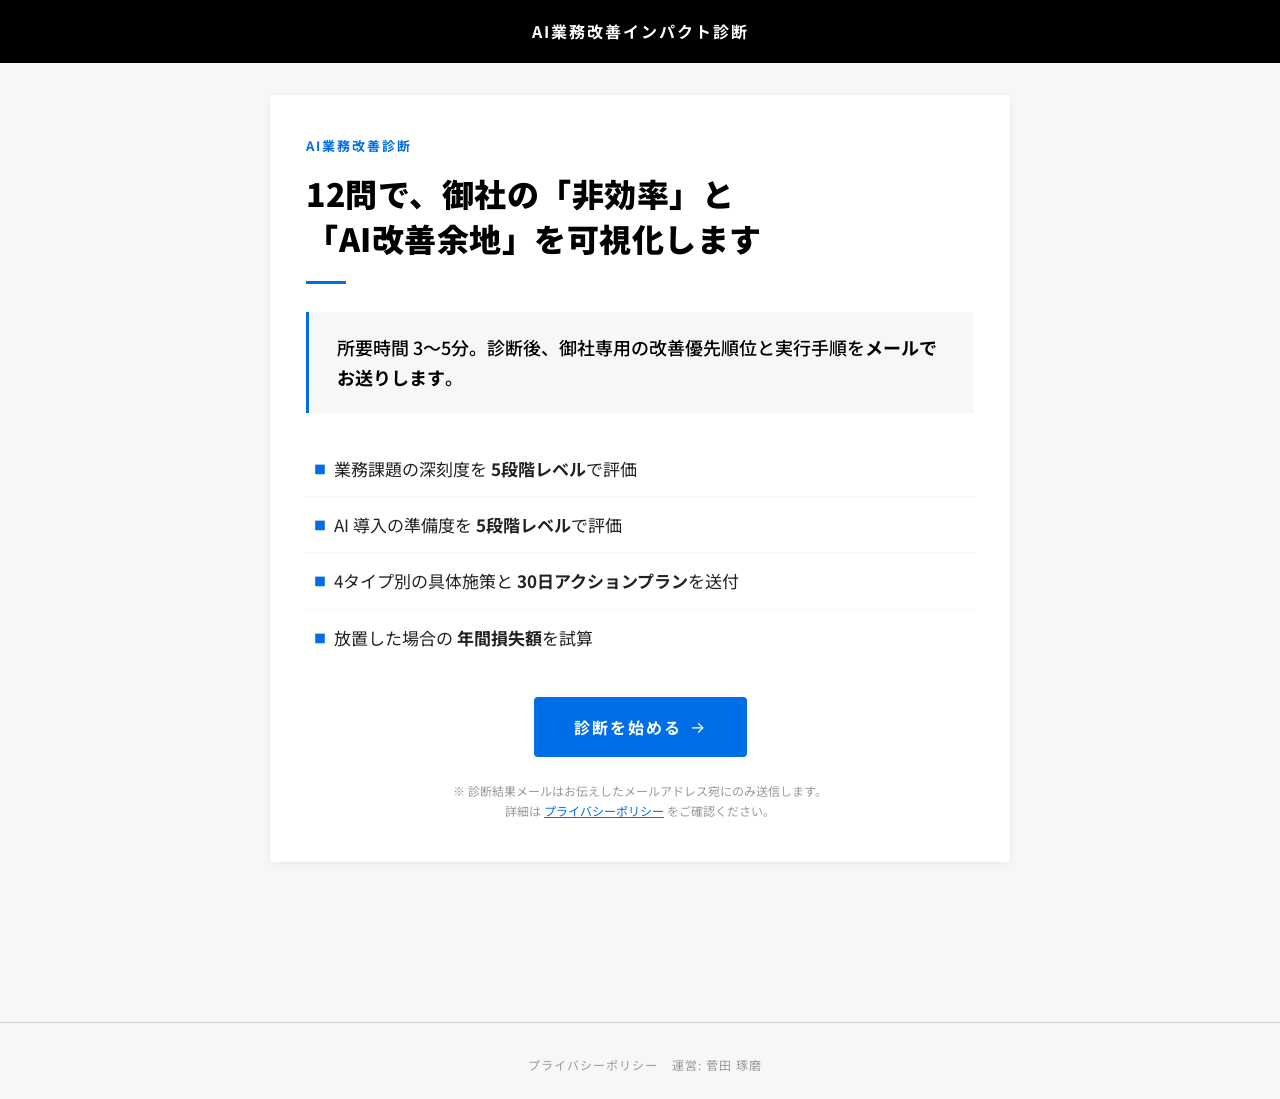
<file: index.html>
<!DOCTYPE html>
<html lang="ja">
<head>
<meta charset="UTF-8">
<meta name="viewport" content="width=device-width, initial-scale=1.0">
<meta name="description" content="12問で、あなたの会社の「非効率」と「AI改善余地」を可視化します。">
<title>AI業務改善インパクト診断</title>
<link href="https://fonts.googleapis.com/css2?family=Inter:wght@300;400;600;700;900&family=Noto+Sans+JP:wght@300;400;500;700;900&display=swap" rel="stylesheet">
<link rel="stylesheet" href="./css/style.css?v=20260522j">
<!-- Cloudflare Turnstile -->
<script src="https://challenges.cloudflare.com/turnstile/v0/api.js" defer></script>
</head>
<body>

<header class="app-header">
  <h1>AI業務改善インパクト診断</h1>
</header>

<main class="container">

  <div id="error-message" class="error-message"></div>

  <!-- ===== 開始画面 ===== -->
  <section id="screen-start" class="screen active">
    <div class="card">
      <div class="section-tag anim">AI業務改善診断</div>
      <h2 class="anim">12問で、御社の「非効率」と<br>「AI改善余地」を可視化します</h2>
      <div class="accent-line anim"></div>

      <div class="core-message anim">
        所要時間 3〜5分。診断後、御社専用の改善優先順位と実行手順を<strong>メールでお送りします</strong>。
      </div>

      <ul class="feature-list">
        <li class="anim">業務課題の深刻度を <strong>5段階レベル</strong>で評価</li>
        <li class="anim">AI 導入の準備度を <strong>5段階レベル</strong>で評価</li>
        <li class="anim">4タイプ別の具体施策と <strong>30日アクションプラン</strong>を送付</li>
        <li class="anim">放置した場合の <strong>年間損失額</strong>を試算</li>
      </ul>

      <div class="anim" style="text-align:center; margin-top:32px;">
        <button id="btn-start" class="btn btn-large">
          診断を始める <span class="arrow">→</span>
        </button>
      </div>

      <p class="subcopy anim" style="margin-top:24px; font-size:12px; text-align:center; line-height:1.7;">
        ※ 診断結果メールはお伝えしたメールアドレス宛にのみ送信します。<br>
        詳細は <a href="./privacy.html" target="_blank" style="color:var(--blue); text-decoration:underline;">プライバシーポリシー</a> をご確認ください。
      </p>
    </div>
  </section>

  <!-- ===== 質問画面 ===== -->
  <section id="screen-question" class="screen">
    <div class="card">
      <div class="progress-bar">
        <div id="progress-fill" class="progress-fill" style="width:0%"></div>
      </div>
      <p id="progress-text" class="progress-text">Q1 / 12</p>

      <span id="question-no" class="question-no">Q1</span>
      <h2 id="question-text" class="question-text"></h2>
      <p id="question-hint" class="question-hint" style="display:none;"></p>

      <div id="question-options" class="options"></div>

      <div class="btn-row">
        <button id="btn-prev" class="btn btn-secondary">← 前に戻る</button>
        <button id="btn-next" class="btn" style="display:none;">次へ <span class="arrow">→</span></button>
      </div>
    </div>
  </section>

  <!-- ===== 即時結果プレビュー画面 ===== -->
  <section id="screen-preview" class="screen">
    <div class="card">
      <div class="section-tag anim">診断結果</div>
      <span class="diag-type-badge anim">診断タイプ</span>
      <h2 id="preview-diag-type" class="anim"></h2>
      <div class="accent-line anim"></div>

      <!-- 診断タイプの解説 -->
      <p class="diag-type-description anim" id="preview-diag-description"></p>
      <div class="diag-key-message anim">
        <span class="diag-key-message-label">この状態のあなたへ</span>
        <span id="preview-diag-key-message"></span>
      </div>

      <div class="score-grid">
        <div class="score-cell anim">
          <div class="score-cell-label">課題レベル</div>
          <div class="level-scale" id="preview-problem-scale">
            <span class="level-scale-item">1</span>
            <span class="level-scale-item">2</span>
            <span class="level-scale-item">3</span>
            <span class="level-scale-item">4</span>
            <span class="level-scale-item">5</span>
          </div>
          <p class="score-cell-desc" id="preview-problem-desc"></p>
        </div>
        <div class="score-cell anim">
          <div class="score-cell-label">AI準備度レベル</div>
          <div class="level-scale" id="preview-readiness-scale">
            <span class="level-scale-item">1</span>
            <span class="level-scale-item">2</span>
            <span class="level-scale-item">3</span>
            <span class="level-scale-item">4</span>
            <span class="level-scale-item">5</span>
          </div>
          <p class="score-cell-desc" id="preview-readiness-desc"></p>
        </div>
      </div>

      <div class="score-cell anim" style="text-align:center; border-top-color:var(--orange);">
        <div class="score-cell-label" style="color:var(--orange);">AI改善余地レベル</div>
        <div class="level-scale" id="preview-total-scale">
          <span class="level-scale-item">1</span>
          <span class="level-scale-item">2</span>
          <span class="level-scale-item">3</span>
          <span class="level-scale-item">4</span>
          <span class="level-scale-item">5</span>
        </div>
        <p class="score-cell-desc" id="preview-total-desc" style="text-align:left;"></p>
      </div>

      <div class="impact-box anim">
        <div class="impact-label">推定削減時間（月間）</div>
        <div class="impact-value" id="preview-hours-range">―</div>
        <div class="impact-note">※ 詳細な金額試算・優先施策・30日アクションプランは、続けてメールでお送りします。</div>
      </div>

      <div class="anim" style="text-align:center;">
        <button id="btn-to-form" class="btn btn-large" style="width:100%;">
          詳細レポートを受け取る <span class="arrow">→</span>
        </button>
      </div>
    </div>
  </section>

  <!-- ===== メアド入力フォーム ===== -->
  <section id="screen-form" class="screen">
    <div class="card">
      <div class="section-tag anim">最終ステップ</div>
      <h2 class="anim" style="font-size:26px; margin-bottom:0;">あと30秒で完了です</h2>
      <div class="accent-line anim"></div>

      <div class="core-message anim">
        あなた専用の<strong>改善優先順位と実行手順</strong>をメールでお送りします。
      </div>

      <form id="email-form">
        <div class="form-group">
          <label for="input-email" class="form-label">
            メールアドレス<span class="required">必須</span>
          </label>
          <input id="input-email" type="email" class="form-input" required
                 placeholder="example@company.com">
        </div>

        <div class="form-group">
          <label for="input-company-type" class="form-label">
            組織区分<span class="optional">任意</span>
          </label>
          <select id="input-company-type" class="form-select">
            <option value="法人">法人</option>
            <option value="個人事業主・副業">個人事業主・副業</option>
            <option value="">選択しない</option>
          </select>
        </div>

        <div class="form-group">
          <label for="input-company" class="form-label">
            会社名<span class="optional">任意</span>
          </label>
          <input id="input-company" type="text" class="form-input"
                 placeholder="例: 株式会社サンプル">
        </div>

        <div class="form-group">
          <label for="input-name" class="form-label">
            お名前<span class="optional">任意</span>
          </label>
          <input id="input-name" type="text" class="form-input"
                 placeholder="例: 山田 太郎">
        </div>

        <!-- Cloudflare Turnstile -->
        <div id="turnstile-widget" class="cf-turnstile"
             data-sitekey="0x4AAAAAADT-ufzD9zWCIgZm"
             data-size="invisible"></div>

        <div class="form-consent">
          <input id="input-consent" type="checkbox" required>
          <label for="input-consent">
            <a href="./privacy.html" target="_blank">プライバシーポリシー</a>に同意します<span class="required">必須</span>
          </label>
        </div>

        <button id="btn-submit" type="submit" class="btn btn-large" style="width:100%;">
          詳細レポートを受け取る <span class="arrow">→</span>
        </button>
      </form>
    </div>
  </section>

  <!-- ===== サンクス画面 ===== -->
  <section id="screen-thanks" class="screen">
    <div class="card">
      <div class="thanks-icon anim">✓</div>
      <h2 class="anim">送信完了しました</h2>
      <p class="thanks-note anim">
        詳細レポートをメールでお送りしました。<br>
        3〜5分以内に届かない場合は迷惑メールフォルダをご確認ください。
      </p>

      <div class="thanks-summary anim">
        <div class="thanks-summary-label">診断タイプ</div>
        <div class="thanks-summary-value" id="thanks-diag-type">―</div>
        <div class="thanks-summary-label" style="margin-top:16px;">AI改善余地レベル</div>
        <div class="thanks-summary-value" id="thanks-total-level">―</div>
      </div>

      <p class="subcopy anim" style="font-size:13px; text-align:center; color:var(--text-light); line-height:1.7;">
        メールに記載のCTAリンクから<br><strong style="color:var(--blue);">無料相談</strong>をお申し込みいただけます。
      </p>
    </div>
  </section>

</main>

<footer class="app-footer">
  <a href="./privacy.html">プライバシーポリシー</a>
  <span>運営: 菅田 琢磨</span>
</footer>

<!-- スクリプト読み込み（依存順序を厳守） -->
<script src="./js/config.js?v=20260522j"></script>
<script src="./js/questions.js?v=20260522j"></script>
<script src="./js/score.js?v=20260522j"></script>
<script src="./js/analytics.js?v=20260522j"></script>
<script src="./js/main.js?v=20260522j"></script>

</body>
</html>
</file>
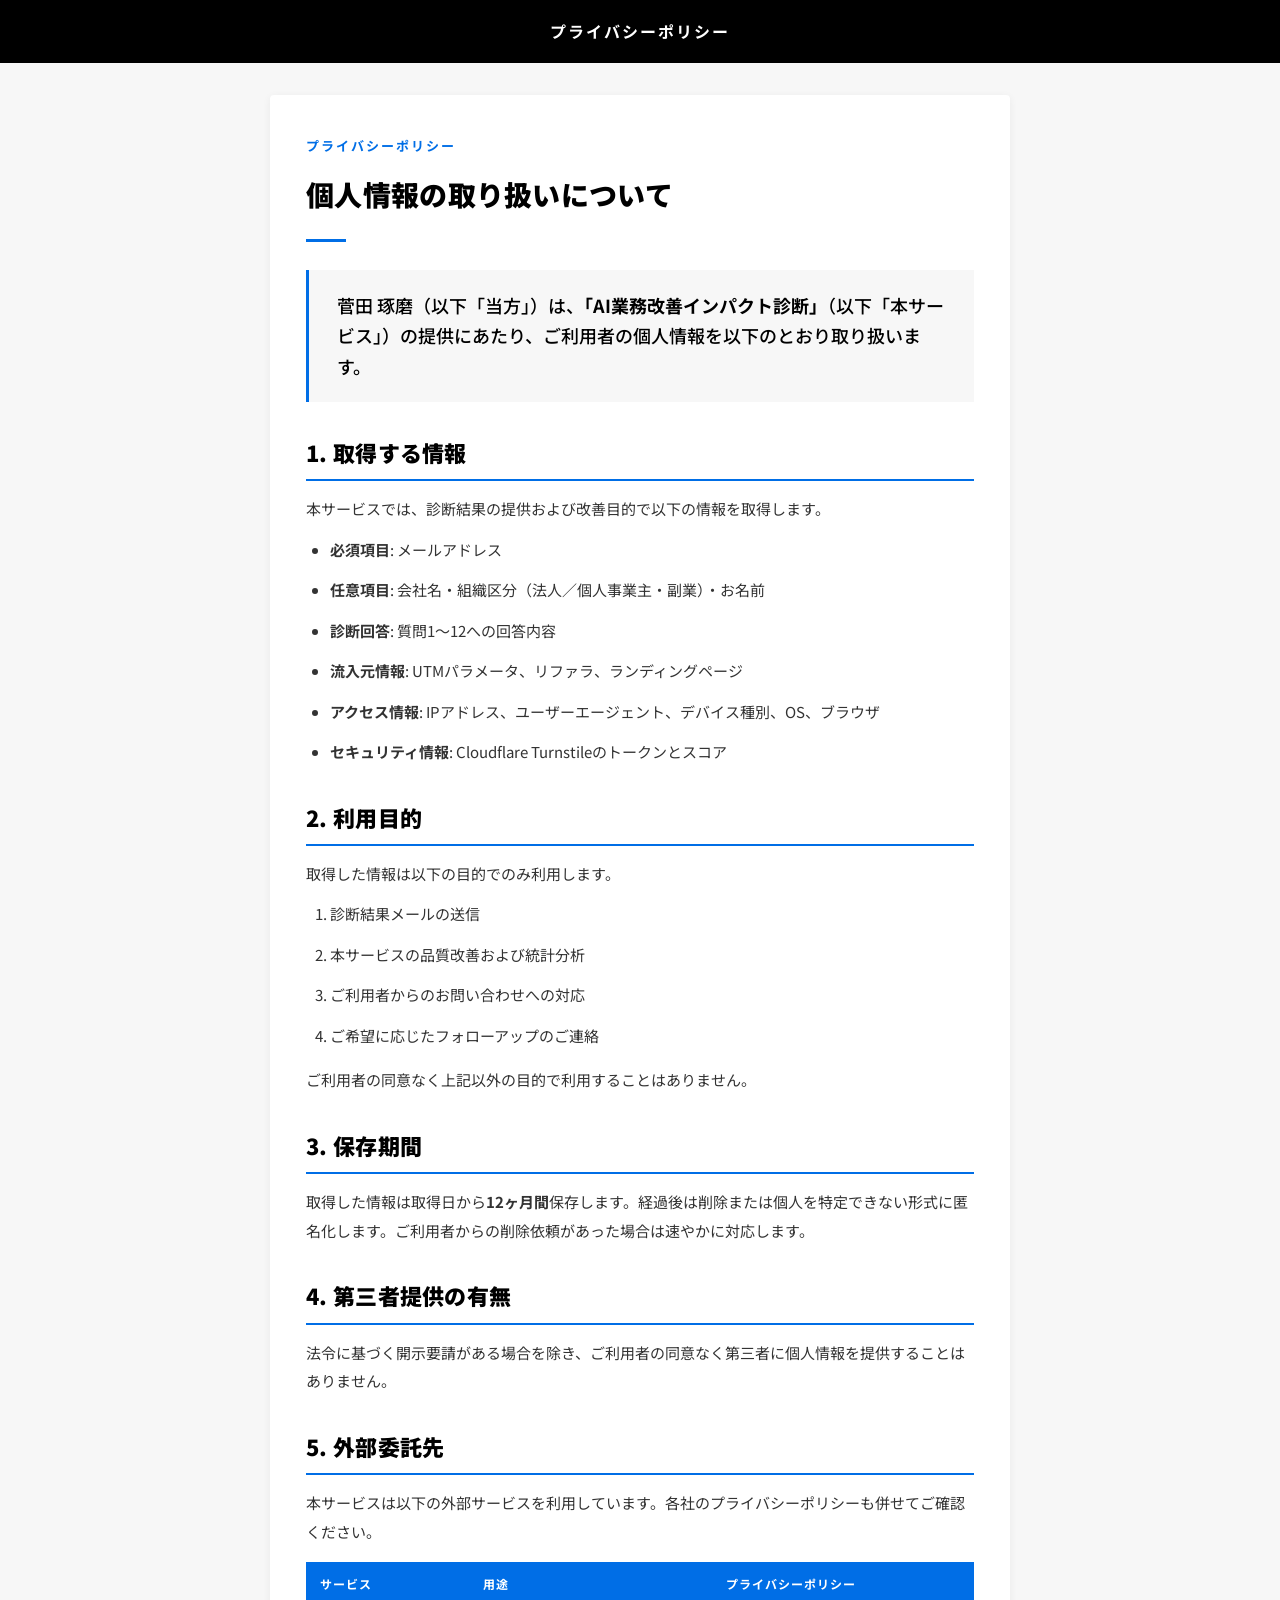
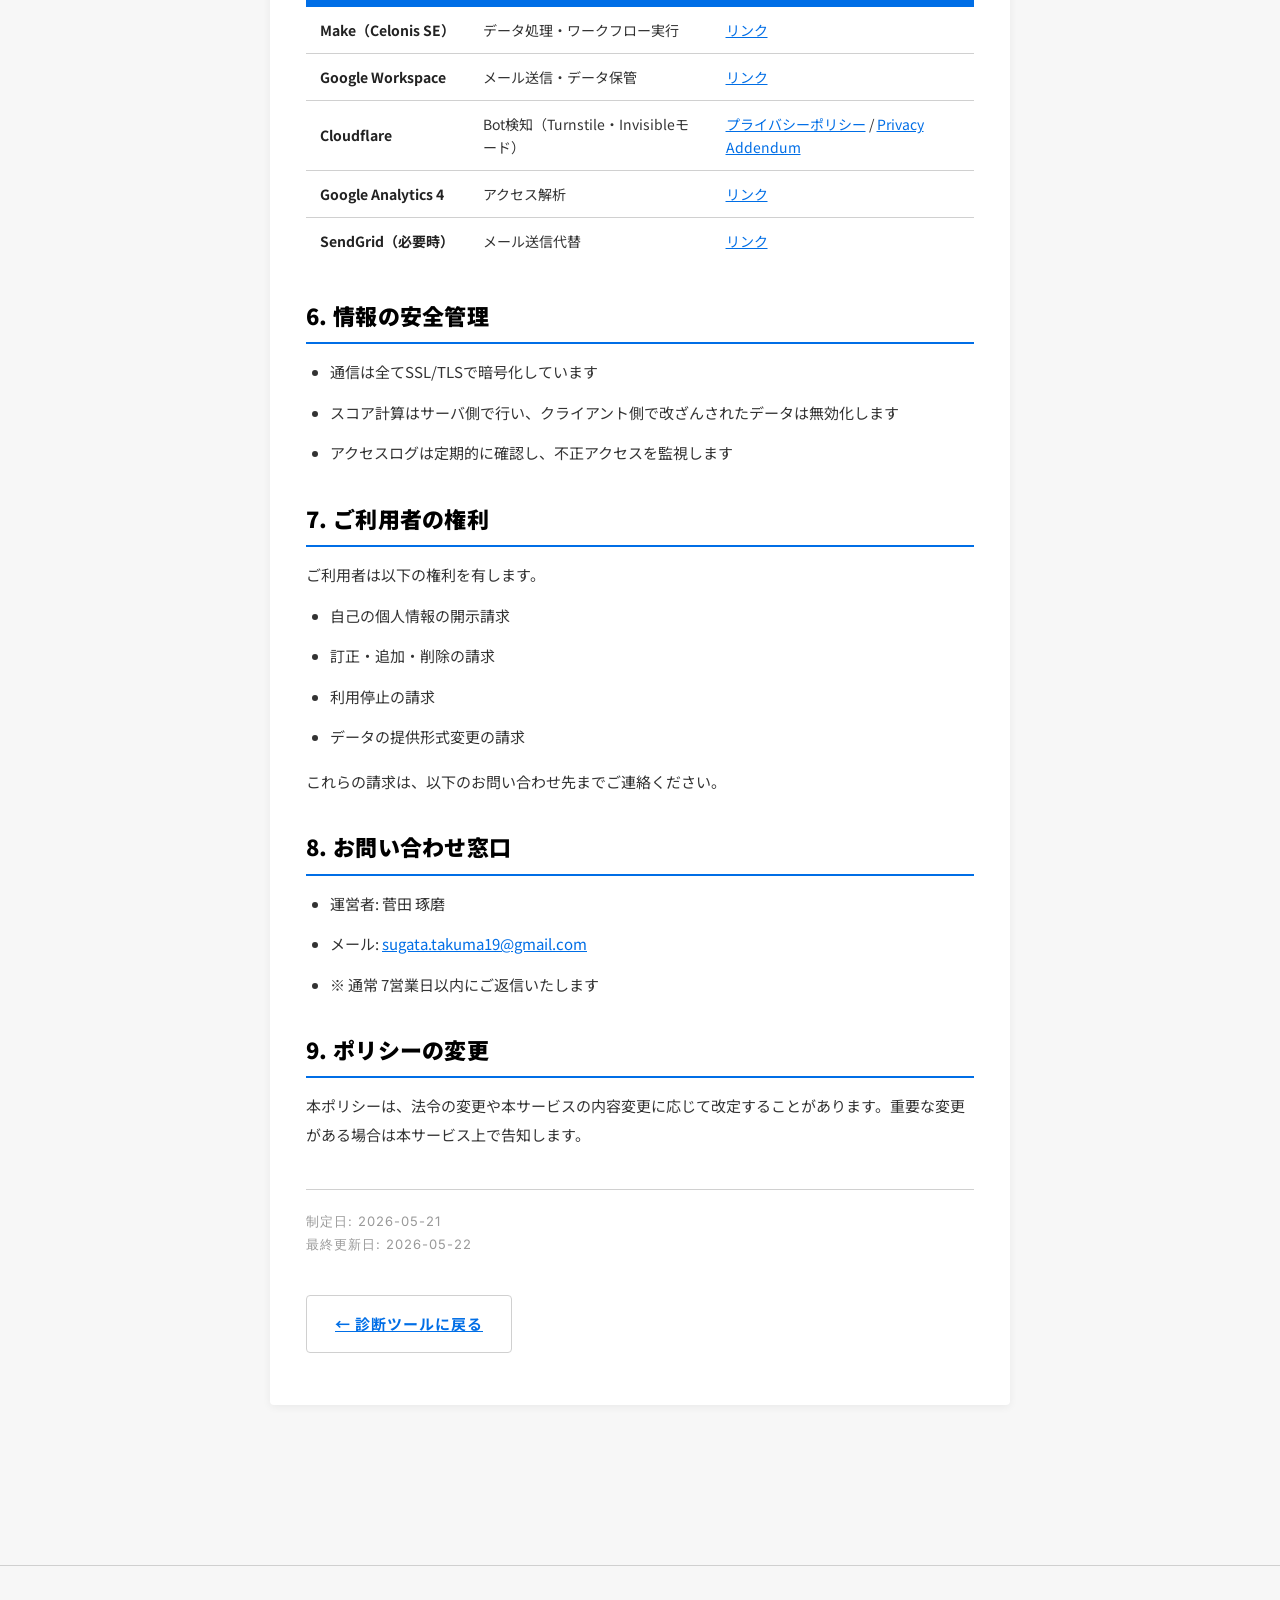
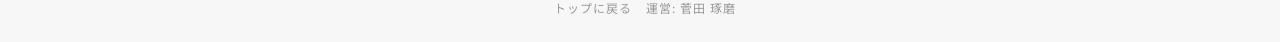
<file: privacy.html>
<!DOCTYPE html>
<html lang="ja">
<head>
<meta charset="UTF-8">
<meta name="viewport" content="width=device-width, initial-scale=1.0">
<title>プライバシーポリシー｜AI業務改善インパクト診断</title>
<link href="https://fonts.googleapis.com/css2?family=Inter:wght@300;400;600;700;900&family=Noto+Sans+JP:wght@300;400;500;700;900&display=swap" rel="stylesheet">
<link rel="stylesheet" href="./css/style.css?v=20260522j">
<style>
  .policy-meta {
    color: var(--text-light);
    font-size: 13px;
    margin-top: 40px;
    padding-top: 20px;
    border-top: 1px solid var(--border);
    font-family: 'Inter', sans-serif;
    letter-spacing: 1px;
  }
</style>
</head>
<body>

<header class="app-header">
  <h1>プライバシーポリシー</h1>
</header>

<main class="container">
  <div class="card policy-body">
    <div class="section-tag anim">プライバシーポリシー</div>
    <h2 class="anim" style="font-size:28px; font-weight:900; border:none; padding:0; margin-bottom:0;">個人情報の取り扱いについて</h2>
    <div class="accent-line anim"></div>

    <div class="core-message anim">
      菅田 琢磨（以下「当方」）は、<strong>「AI業務改善インパクト診断」</strong>（以下「本サービス」）の提供にあたり、ご利用者の個人情報を以下のとおり取り扱います。
    </div>

    <h2>1. 取得する情報</h2>
    <p>本サービスでは、診断結果の提供および改善目的で以下の情報を取得します。</p>
    <ul>
      <li><strong>必須項目</strong>: メールアドレス</li>
      <li><strong>任意項目</strong>: 会社名・組織区分（法人／個人事業主・副業）・お名前</li>
      <li><strong>診断回答</strong>: 質問1〜12への回答内容</li>
      <li><strong>流入元情報</strong>: UTMパラメータ、リファラ、ランディングページ</li>
      <li><strong>アクセス情報</strong>: IPアドレス、ユーザーエージェント、デバイス種別、OS、ブラウザ</li>
      <li><strong>セキュリティ情報</strong>: Cloudflare Turnstileのトークンとスコア</li>
    </ul>

    <h2>2. 利用目的</h2>
    <p>取得した情報は以下の目的でのみ利用します。</p>
    <ol style="padding-left:24px; margin-bottom:16px;">
      <li>診断結果メールの送信</li>
      <li>本サービスの品質改善および統計分析</li>
      <li>ご利用者からのお問い合わせへの対応</li>
      <li>ご希望に応じたフォローアップのご連絡</li>
    </ol>
    <p>ご利用者の同意なく上記以外の目的で利用することはありません。</p>

    <h2>3. 保存期間</h2>
    <p>取得した情報は取得日から<strong>12ヶ月間</strong>保存します。経過後は削除または個人を特定できない形式に匿名化します。ご利用者からの削除依頼があった場合は速やかに対応します。</p>

    <h2>4. 第三者提供の有無</h2>
    <p>法令に基づく開示要請がある場合を除き、ご利用者の同意なく第三者に個人情報を提供することはありません。</p>

    <h2>5. 外部委託先</h2>
    <p>本サービスは以下の外部サービスを利用しています。各社のプライバシーポリシーも併せてご確認ください。</p>
    <table>
      <tr><th>サービス</th><th>用途</th><th>プライバシーポリシー</th></tr>
      <tr><td>Make（Celonis SE）</td><td>データ処理・ワークフロー実行</td><td><a href="https://www.make.com/en/privacy-notice" target="_blank">リンク</a></td></tr>
      <tr><td>Google Workspace</td><td>メール送信・データ保管</td><td><a href="https://policies.google.com/privacy" target="_blank">リンク</a></td></tr>
      <tr><td>Cloudflare</td><td>Bot検知（Turnstile・Invisibleモード）</td><td><a href="https://www.cloudflare.com/privacypolicy/" target="_blank">プライバシーポリシー</a> / <a href="https://www.cloudflare.com/application-services/terms/privacy-policy/" target="_blank">Privacy Addendum</a></td></tr>
      <tr><td>Google Analytics 4</td><td>アクセス解析</td><td><a href="https://policies.google.com/privacy" target="_blank">リンク</a></td></tr>
      <tr><td>SendGrid（必要時）</td><td>メール送信代替</td><td><a href="https://www.twilio.com/legal/privacy" target="_blank">リンク</a></td></tr>
    </table>

    <h2>6. 情報の安全管理</h2>
    <ul>
      <li>通信は全てSSL/TLSで暗号化しています</li>
      <li>スコア計算はサーバ側で行い、クライアント側で改ざんされたデータは無効化します</li>
      <li>アクセスログは定期的に確認し、不正アクセスを監視します</li>
    </ul>

    <h2>7. ご利用者の権利</h2>
    <p>ご利用者は以下の権利を有します。</p>
    <ul>
      <li>自己の個人情報の開示請求</li>
      <li>訂正・追加・削除の請求</li>
      <li>利用停止の請求</li>
      <li>データの提供形式変更の請求</li>
    </ul>
    <p>これらの請求は、以下のお問い合わせ先までご連絡ください。</p>

    <h2>8. お問い合わせ窓口</h2>
    <ul>
      <li>運営者: 菅田 琢磨</li>
      <li>メール: <a href="mailto:sugata.takuma19@gmail.com">sugata.takuma19@gmail.com</a></li>
      <li>※ 通常 7営業日以内にご返信いたします</li>
    </ul>

    <h2>9. ポリシーの変更</h2>
    <p>本ポリシーは、法令の変更や本サービスの内容変更に応じて改定することがあります。重要な変更がある場合は本サービス上で告知します。</p>

    <div class="policy-meta">
      制定日: 2026-05-21<br>
      最終更新日: 2026-05-22
    </div>

    <p style="margin-top:40px;">
      <a href="./index.html" class="btn btn-secondary">← 診断ツールに戻る</a>
    </p>
  </div>
</main>

<footer class="app-footer">
  <a href="./index.html">トップに戻る</a>
  <span>運営: 菅田 琢磨</span>
</footer>

</body>
</html>
</file>
<file: css/style.css>
/* AI業務改善診断ツール スタイル */
/* デザインシステム: AI研修第4回 (Noto Sans JP + Inter) 準拠 */

:root {
  --blue: #006EE6;
  --blue-dark: #0058C0;
  --blue-light: #E6F0FF;
  --orange: #E6731E;
  --orange-light: #FEF1E6;
  --black: #000000;
  --text: #222222;
  --text-sub: #333333;
  --text-light: #999999;
  --bg: #FFFFFF;
  --bg-gray: #F7F7F7;
  --border: #D0D0D0;
  --red: #D93025;
  --red-light: #FEF2F0;
  --green: #1A7F37;
  --green-light: #EEF9F1;

  --shadow: 0 2px 8px rgba(0,0,0,0.06);
  --shadow-hover: 0 12px 32px rgba(0,0,0,0.06);
}

* {
  margin: 0;
  padding: 0;
  box-sizing: border-box;
}

html, body {
  font-family: 'Noto Sans JP', 'Inter', -apple-system, BlinkMacSystemFont, 'Segoe UI', sans-serif;
  color: var(--text);
  background: var(--bg-gray);
  line-height: 1.7;
  font-size: 16px;
  font-weight: 400;
  -webkit-font-smoothing: antialiased;
  -moz-osx-font-smoothing: grayscale;
}

.container {
  max-width: 780px;
  margin: 0 auto;
  padding: 32px 20px 96px;
}

/* ========== ヘッダー (黒スラブ) ========== */
.app-header {
  background: var(--black);
  color: var(--bg);
  padding: 18px 24px;
  text-align: center;
  letter-spacing: 1px;
}
.app-header h1 {
  font-size: 16px;
  font-weight: 700;
  letter-spacing: 2px;
}

/* ========== 画面遷移 + anim ========== */
.screen { display: none; }
.screen.active { display: block; }

.screen.active .anim {
  animation: clipReveal 0.7s cubic-bezier(.36,.11,.35,1) forwards;
  opacity: 0;
  clip-path: inset(0 100% 0 0);
}
.screen.active .anim:nth-child(2) { animation-delay: 0.08s; }
.screen.active .anim:nth-child(3) { animation-delay: 0.16s; }
.screen.active .anim:nth-child(4) { animation-delay: 0.24s; }
.screen.active .anim:nth-child(5) { animation-delay: 0.32s; }
.screen.active .anim:nth-child(6) { animation-delay: 0.40s; }
.screen.active .anim:nth-child(7) { animation-delay: 0.48s; }
.screen.active .anim:nth-child(8) { animation-delay: 0.56s; }

@keyframes clipReveal {
  to { opacity: 1; clip-path: inset(0 0 0 0); }
}

/* ========== セクションタグ + アクセントライン ========== */
.section-tag {
  font-family: 'Noto Sans JP', sans-serif;
  font-size: 13px;
  font-weight: 700;
  letter-spacing: 2px;
  color: var(--blue);
  margin-bottom: 14px;
}

.accent-line {
  width: 40px;
  height: 3px;
  background: var(--blue);
  margin: 20px 0 28px;
}

/* ========== カード ========== */
.card {
  background: var(--bg);
  border-radius: 4px;
  padding: 40px 36px;
  margin-bottom: 24px;
  box-shadow: var(--shadow);
}

/* ========== 開始画面 ========== */
#screen-start h2 {
  font-size: 32px;
  font-weight: 900;
  line-height: 1.4;
  letter-spacing: 0.5px;
  color: var(--black);
  margin-bottom: 0;
}
#screen-start .subcopy {
  font-size: 15px;
  color: var(--text-light);
  margin-bottom: 0;
}

.core-message {
  border-left: 3px solid var(--blue);
  background: var(--bg-gray);
  padding: 20px 28px;
  margin: 24px 0;
  font-size: 18px;
  font-weight: 500;
  color: var(--black);
  line-height: 1.7;
}
.core-message.warning { border-left-color: var(--red); }
.core-message.success { border-left-color: var(--green); background: var(--green-light); }
.core-message.accent { border-left-color: var(--orange); }

.feature-list {
  list-style: none;
  padding: 0;
  margin: 28px 0;
}
.feature-list li {
  padding: 14px 0 14px 28px;
  position: relative;
  font-size: 17px;
  line-height: 1.6;
  border-bottom: 1px solid var(--bg-gray);
  transition: padding-left 0.25s, background 0.25s;
}
.feature-list li:last-child { border-bottom: none; }
.feature-list li:hover {
  padding-left: 36px;
  background: var(--blue-light);
}
.feature-list li:before {
  content: "■";
  color: var(--blue);
  position: absolute;
  left: 8px;
  font-size: 12px;
  top: 18px;
}

/* ========== プログレスバー ========== */
.progress-bar {
  height: 4px;
  background: var(--bg-gray);
  border-radius: 2px;
  overflow: hidden;
  margin-bottom: 8px;
}
.progress-fill {
  height: 100%;
  background: var(--blue);
  transition: width 0.4s cubic-bezier(0.4,0,0.2,1);
}
.progress-text {
  font-family: 'Inter', sans-serif;
  font-size: 12px;
  font-weight: 600;
  color: var(--text-light);
  letter-spacing: 1px;
  text-align: right;
  margin-bottom: 28px;
}

/* ========== 質問 ========== */
.question-no {
  display: inline-block;
  font-family: 'Inter', sans-serif;
  background: var(--blue);
  color: var(--bg);
  padding: 5px 14px;
  border-radius: 4px;
  font-size: 13px;
  font-weight: 700;
  letter-spacing: 2px;
  margin-bottom: 16px;
}
.question-text {
  font-size: 24px;
  font-weight: 700;
  line-height: 1.5;
  color: var(--black);
  margin-bottom: 8px;
  letter-spacing: 0.3px;
}
.question-hint {
  font-size: 14px;
  color: var(--text-light);
  margin-bottom: 28px;
}

/* ========== 選択肢 ========== */
.options {
  display: flex;
  flex-direction: column;
  gap: 10px;
  margin-bottom: 32px;
}
.option {
  display: flex;
  align-items: center;
  padding: 18px 22px;
  background: var(--bg);
  border: 1px solid var(--border);
  border-radius: 4px;
  cursor: pointer;
  transition: all 0.25s cubic-bezier(0,1,0.64,1);
}
.option:hover {
  border-color: var(--blue);
  background: var(--blue-light);
  transform: translateY(-2px);
  box-shadow: var(--shadow-hover);
}
.option input {
  margin-right: 14px;
  width: 18px;
  height: 18px;
  accent-color: var(--blue);
  cursor: pointer;
}
.option span {
  font-size: 16px;
  flex: 1;
  color: var(--text-sub);
  line-height: 1.5;
}
.option input:checked + span {
  font-weight: 700;
  color: var(--blue);
}
.option:has(input:checked) {
  border-color: var(--blue);
  background: var(--blue-light);
  border-width: 2px;
  padding: 17px 21px;
}

/* ========== ボタン ========== */
.btn {
  display: inline-flex;
  align-items: center;
  justify-content: center;
  gap: 8px;
  background: var(--blue);
  color: var(--bg);
  border: none;
  padding: 14px 28px;
  border-radius: 4px;
  font-size: 15px;
  font-weight: 700;
  font-family: inherit;
  letter-spacing: 1px;
  cursor: pointer;
  transition: all 0.25s cubic-bezier(0,1,0.64,1);
  text-decoration: none;
}
.btn:hover {
  background: var(--blue-dark);
  transform: translateY(-2px);
  box-shadow: var(--shadow-hover);
}
.btn:disabled {
  background: var(--text-light);
  cursor: not-allowed;
  transform: none;
  box-shadow: none;
}
.btn .arrow {
  font-family: 'Inter', sans-serif;
  font-weight: 400;
  transition: transform 0.2s;
}
.btn:hover .arrow { transform: translateX(4px); }

.btn-secondary {
  background: var(--bg);
  color: var(--text-light);
  border: 1px solid var(--border);
}
.btn-secondary:hover {
  background: var(--bg-gray);
  color: var(--text);
  border-color: var(--text-light);
}
.btn-large {
  padding: 18px 40px;
  font-size: 16px;
  letter-spacing: 2px;
}

.btn-row {
  display: flex;
  justify-content: space-between;
  gap: 12px;
  margin-top: 32px;
}

/* ========== 即時結果プレビュー ========== */
#screen-preview .diag-type-badge {
  display: inline-block;
  font-family: 'Noto Sans JP', sans-serif;
  background: var(--orange);
  color: var(--bg);
  padding: 6px 18px;
  border-radius: 4px;
  font-size: 13px;
  font-weight: 700;
  letter-spacing: 1.5px;
  margin-bottom: 16px;
}
#screen-preview h2 {
  font-size: 28px;
  font-weight: 900;
  line-height: 1.4;
  letter-spacing: 0.3px;
  color: var(--black);
  margin-bottom: 28px;
}

.score-grid {
  display: grid;
  grid-template-columns: 1fr 1fr;
  gap: 16px;
  margin: 28px 0;
}
.score-cell {
  padding: 22px 24px;
  background: var(--bg-gray);
  border-radius: 4px;
  border-top: 3px solid var(--blue);
  transition: all 0.25s cubic-bezier(0,1,0.64,1);
}
.score-cell:hover {
  transform: translateY(-3px);
  box-shadow: var(--shadow-hover);
}
.score-cell-label {
  font-family: 'Noto Sans JP', sans-serif;
  font-size: 12px;
  font-weight: 700;
  color: var(--text-light);
  letter-spacing: 1.5px;
  margin-bottom: 8px;
}
.score-cell-value {
  font-family: 'Inter', sans-serif;
  font-size: 36px;
  font-weight: 900;
  color: var(--black);
  line-height: 1;
}
.score-cell-max {
  font-family: 'Inter', sans-serif;
  font-size: 14px;
  font-weight: 400;
  color: var(--text-light);
}
.score-bar-container {
  height: 4px;
  background: var(--border);
  border-radius: 2px;
  margin-top: 12px;
  overflow: hidden;
}
.score-bar {
  height: 100%;
  transition: width 0.7s cubic-bezier(0.4,0,0.2,1);
}
.score-bar.low { background: var(--red); }
.score-bar.mid { background: var(--orange); }
.score-bar.high { background: var(--blue); }

/* インパクトボックス (format-block 風) */
.impact-box {
  margin: 28px 0;
  padding: 24px 32px;
  background: var(--bg-gray);
  border-left: 3px solid var(--orange);
  border-radius: 4px;
}
.impact-label {
  font-family: 'Noto Sans JP', sans-serif;
  font-size: 12px;
  font-weight: 700;
  color: var(--orange);
  letter-spacing: 2px;
  margin-bottom: 8px;
}
.impact-value {
  font-family: 'Inter', sans-serif;
  font-size: 28px;
  font-weight: 900;
  color: var(--black);
  line-height: 1.2;
  letter-spacing: 0.5px;
}
.impact-note {
  font-size: 12px;
  color: var(--text-light);
  margin-top: 8px;
  line-height: 1.6;
}

/* ========== 診断タイプ解説 ========== */
.diag-type-description {
  font-size: 16px;
  font-weight: 500;
  line-height: 1.8;
  color: var(--text-sub);
  margin: 8px 0 20px;
  letter-spacing: 0.2px;
}
.diag-key-message {
  background: var(--bg-gray);
  border-left: 3px solid var(--orange);
  padding: 18px 24px;
  border-radius: 4px;
  margin-bottom: 32px;
}
.diag-key-message-label {
  display: block;
  font-family: 'Noto Sans JP', sans-serif;
  font-size: 11px;
  font-weight: 700;
  color: var(--orange);
  letter-spacing: 2px;
  margin-bottom: 6px;
}
.diag-key-message > span:last-child {
  display: block;
  font-size: 15px;
  font-weight: 500;
  line-height: 1.7;
  color: var(--black);
}

/* ========== レベルスケール（1-5の5段インジケーター） ========== */
.level-scale {
  display: flex;
  justify-content: center;
  gap: 6px;
  margin: 18px auto 20px;
}
.level-scale-item {
  font-family: 'Inter', 'Noto Sans JP', sans-serif;
  font-size: 16px;
  font-weight: 700;
  color: var(--text-light);
  width: 44px;
  height: 44px;
  display: flex;
  align-items: center;
  justify-content: center;
  border-radius: 8px;
  background: var(--bg-gray);
  letter-spacing: 0.5px;
  transition: all 0.3s cubic-bezier(0,1,0.64,1);
}
.level-scale-item.active {
  color: var(--bg);
  font-size: 20px;
  transform: scale(1.15);
  box-shadow: var(--shadow-hover);
  font-weight: 900;
}
.level-scale-item.active-low { background: var(--text-sub); }
.level-scale-item.active-mid { background: var(--orange); }
.level-scale-item.active-high { background: var(--blue); }

@media (max-width: 480px) {
  .level-scale { gap: 4px; }
  .level-scale-item { width: 38px; height: 38px; font-size: 14px; }
  .level-scale-item.active { font-size: 18px; }
}

/* ========== スコア説明文 ========== */
.score-cell-desc {
  font-size: 12px;
  line-height: 1.6;
  color: var(--text-light);
  margin-top: 14px;
  padding-top: 14px;
  border-top: 1px solid var(--border);
  letter-spacing: 0.2px;
}

/* ========== 削減時間 算出根拠 ========== */
.reduction-basis {
  font-size: 12px;
  line-height: 1.7;
  color: var(--text-light);
  margin-top: 12px;
  padding-top: 12px;
  border-top: 1px dashed var(--border);
  letter-spacing: 0.2px;
}
.reduction-basis strong {
  color: var(--text-sub);
  font-weight: 700;
}

/* ========== フォーム ========== */
.form-group {
  margin-bottom: 22px;
}
.form-label {
  display: block;
  font-size: 13px;
  font-weight: 700;
  color: var(--text);
  letter-spacing: 1px;
  margin-bottom: 8px;
  font-family: 'Noto Sans JP', sans-serif;
}
.form-label .required {
  color: var(--red);
  margin-left: 6px;
  font-size: 11px;
  letter-spacing: 0.5px;
}
.form-label .optional {
  font-weight: 400;
  color: var(--text-light);
  margin-left: 8px;
  font-size: 11px;
  letter-spacing: 0.5px;
}
.form-input, .form-select {
  width: 100%;
  padding: 14px 18px;
  border: 1px solid var(--border);
  border-radius: 4px;
  font-size: 16px;
  font-family: inherit;
  background: var(--bg);
  transition: all 0.2s;
  color: var(--text);
}
.form-input:focus, .form-select:focus {
  outline: none;
  border-color: var(--blue);
  box-shadow: 0 0 0 3px var(--blue-light);
}
.form-consent {
  display: flex;
  align-items: flex-start;
  gap: 12px;
  padding: 16px 20px;
  background: var(--bg-gray);
  border-radius: 4px;
  border-left: 3px solid var(--blue);
  margin: 20px 0;
}
.form-consent input {
  margin-top: 3px;
  accent-color: var(--blue);
  width: 16px;
  height: 16px;
}
.form-consent label {
  font-size: 14px;
  line-height: 1.6;
  color: var(--text-sub);
}
.form-consent a {
  color: var(--blue);
  text-decoration: underline;
  font-weight: 500;
}
.form-consent .required {
  color: var(--red);
  font-weight: 700;
  margin-left: 6px;
  font-size: 12px;
}

/* ========== サンクス ========== */
#screen-thanks .thanks-icon {
  text-align: center;
  font-size: 56px;
  color: var(--green);
  margin-bottom: 8px;
}
#screen-thanks h2 {
  text-align: center;
  font-size: 28px;
  font-weight: 900;
  letter-spacing: 0.3px;
  color: var(--black);
  margin-bottom: 16px;
}
#screen-thanks .thanks-note {
  text-align: center;
  color: var(--text-light);
  font-size: 14px;
  margin-bottom: 28px;
  line-height: 1.7;
}
.thanks-summary {
  background: var(--bg-gray);
  border-left: 3px solid var(--green);
  padding: 24px 28px;
  border-radius: 4px;
  text-align: center;
  margin: 28px 0;
}
.thanks-summary-label {
  font-family: 'Noto Sans JP', sans-serif;
  font-size: 12px;
  font-weight: 700;
  color: var(--green);
  letter-spacing: 2px;
  margin-bottom: 8px;
}
.thanks-summary-value {
  font-family: 'Noto Sans JP', 'Inter', sans-serif;
  font-size: 22px;
  font-weight: 900;
  color: var(--black);
  margin-top: 4px;
  letter-spacing: 0.5px;
}

/* ========== エラーメッセージ ========== */
.error-message {
  display: none;
  padding: 14px 20px;
  background: var(--red-light);
  border-left: 3px solid var(--red);
  border-radius: 4px;
  color: var(--red);
  font-size: 14px;
  font-weight: 500;
  margin: 20px 0;
  line-height: 1.6;
}

/* ========== フッター ========== */
.app-footer {
  text-align: center;
  padding: 32px 20px 24px;
  color: var(--text-light);
  font-size: 12px;
  letter-spacing: 1px;
  border-top: 1px solid var(--border);
  margin-top: 40px;
}
.app-footer a {
  color: var(--text-light);
  margin: 0 10px;
  text-decoration: none;
  transition: color 0.2s;
}
.app-footer a:hover {
  color: var(--blue);
  text-decoration: underline;
}

/* ========== プライバシーポリシー専用 ========== */
.policy-body h2 {
  font-size: 22px;
  font-weight: 900;
  color: var(--black);
  margin: 32px 0 14px;
  padding-bottom: 8px;
  border-bottom: 2px solid var(--blue);
  letter-spacing: 0.3px;
}
.policy-body h2:first-of-type { margin-top: 0; }
.policy-body p, .policy-body li {
  font-size: 15px;
  line-height: 1.9;
  color: var(--text-sub);
  margin-bottom: 12px;
}
.policy-body ul {
  padding-left: 24px;
  margin-bottom: 16px;
}
.policy-body table {
  width: 100%;
  border-collapse: collapse;
  margin: 16px 0;
  font-size: 14px;
}
.policy-body th {
  background: var(--blue);
  color: var(--bg);
  padding: 12px 14px;
  text-align: left;
  font-weight: 700;
  font-size: 12px;
  letter-spacing: 1px;
}
.policy-body td {
  padding: 12px 14px;
  border-bottom: 1px solid var(--border);
  line-height: 1.6;
  color: var(--text-sub);
}
.policy-body tr:last-child td { border-bottom: none; }
.policy-body tr:hover td { background: var(--blue-light); }
.policy-body td:first-child {
  font-weight: 700;
  color: var(--text);
  white-space: nowrap;
}
.policy-body a {
  color: var(--blue);
  text-decoration: underline;
}

/* ========== レスポンシブ ========== */
@media (max-width: 768px) {
  .container { padding: 20px 14px 64px; }
  .card { padding: 28px 22px; }
  #screen-start h2 { font-size: 24px; }
  .question-text { font-size: 20px; }
  #screen-preview h2 { font-size: 22px; }
  .score-grid { grid-template-columns: 1fr; }
  .score-cell-value { font-size: 30px; }
  .impact-value { font-size: 22px; }
  .btn-large { padding: 16px 28px; font-size: 15px; letter-spacing: 1px; }
  .core-message { font-size: 16px; padding: 16px 22px; }
}

@media (max-width: 480px) {
  .container { padding: 16px 10px 48px; }
  .card { padding: 22px 18px; }
  .app-header h1 { font-size: 14px; letter-spacing: 1px; }
  #screen-start h2 { font-size: 22px; }
  .question-text { font-size: 18px; }
  #screen-preview h2 { font-size: 20px; }
  .option { padding: 14px 16px; }
  .option:has(input:checked) { padding: 13px 15px; }
  .option span { font-size: 14px; }
  .btn { padding: 12px 22px; font-size: 14px; }
  .btn-large { padding: 14px 24px; font-size: 14px; }
  .btn-row { flex-direction: column-reverse; }
  .btn-row .btn { width: 100%; }
  .feature-list li { font-size: 15px; padding: 12px 0 12px 24px; }
}
</file>
